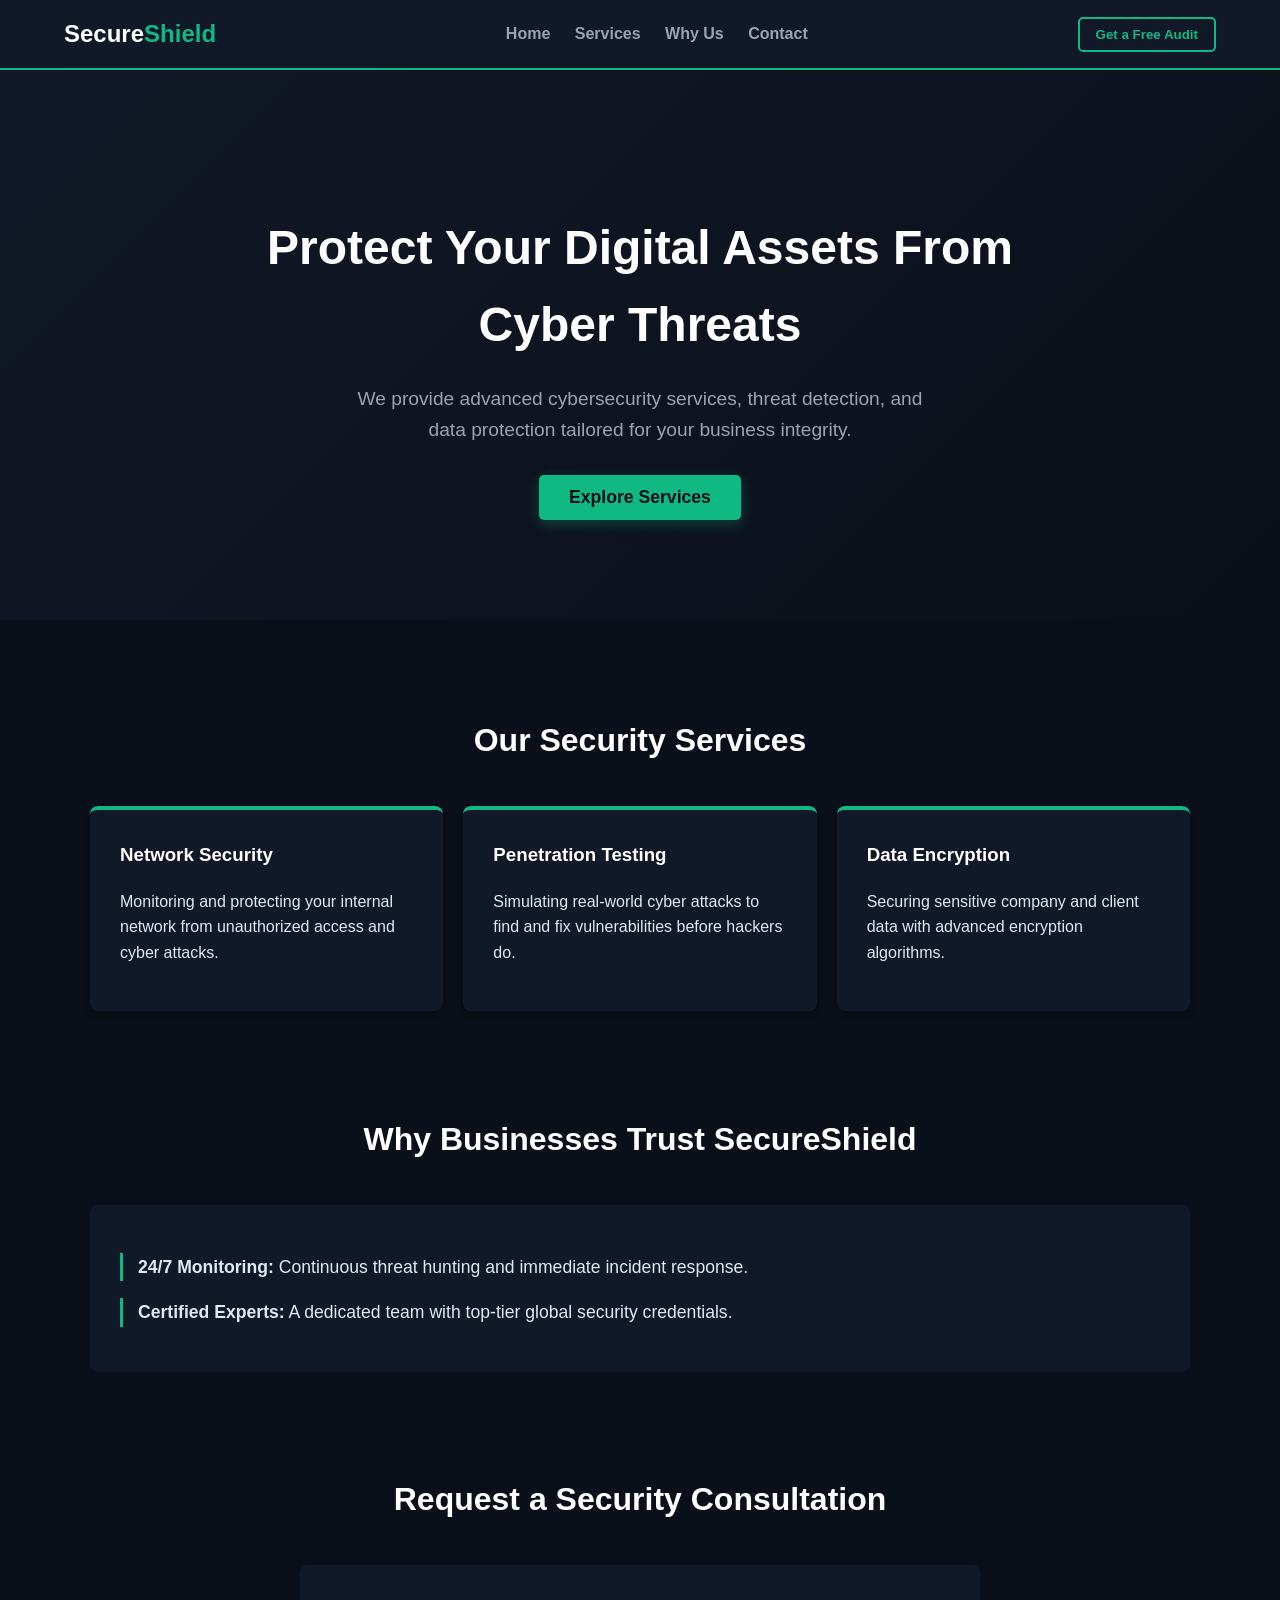
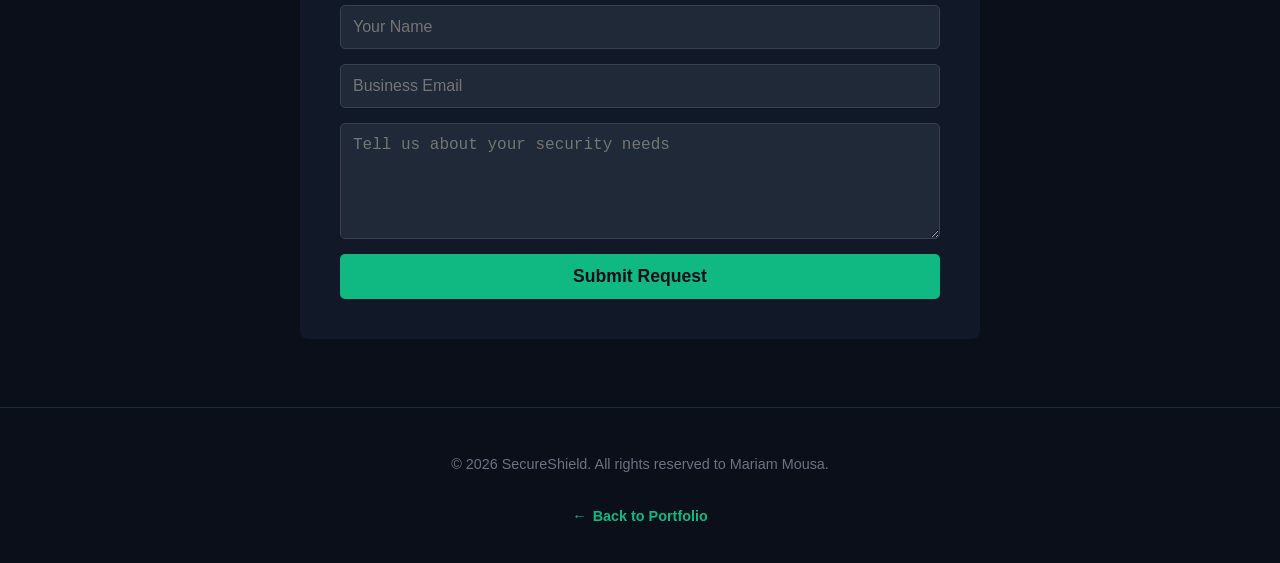
<file: index.html>
<!DOCTYPE html>
<html lang="en">
<head>
    <meta charset="UTF-8">
    <meta name="viewport" content="width=device-width, initial-scale=1.0">
    <title>SecureShield | Cybersecurity Solutions</title>
    <link rel="stylesheet" href="cyber.css">
</head>
<body>

    <header>
        <div class="logo">Secure<span>Shield</span></div>
        <nav>
            <a href="#hero">Home</a>
            <a href="#services">Services</a>
            <a href="#why-us">Why Us</a>
            <a href="#contact">Contact</a>
        </nav>
        <button class="btn-nav">Get a Free Audit</button>
    </header>

    <section id="hero">
        <div class="hero-text">
            <h1>Protect Your Digital Assets From Cyber Threats</h1>
            <p>We provide advanced cybersecurity services, threat detection, and data protection tailored for your business integrity.</p>
            <button class="btn-main">Explore Services</button>
        </div>
    </section>
    
    <section id="services">
        <h2>Our Security Services</h2>
        <div class="services-grid">
            <div class="service-card">
                <h3>Network Security</h3>
                <p>Monitoring and protecting your internal network from unauthorized access and cyber attacks.</p>
            </div>
            <div class="service-card">
                <h3>Penetration Testing</h3>
                <p>Simulating real-world cyber attacks to find and fix vulnerabilities before hackers do.</p>
            </div>
            <div class="service-card">
                <h3>Data Encryption</h3>
                <p>Securing sensitive company and client data with advanced encryption algorithms.</p>
            </div>
        </div>
    </section>

    <section id="why-us">
        <h2>Why Businesses Trust SecureShield</h2>
        <div class="features">
            <p><strong>24/7 Monitoring:</strong> Continuous threat hunting and immediate incident response.</p>
            <p><strong>Certified Experts:</strong> A dedicated team with top-tier global security credentials.</p>
        </div>
    </section>

    <section id="contact">
        <h2>Request a Security Consultation</h2>
        <form>
            <input type="text" placeholder="Your Name" required>
            <input type="email" placeholder="Business Email" required>
            <textarea placeholder="Tell us about your security needs" rows="5" required></textarea>
            <button type="submit">Submit Request</button>
        </form>
    </section>

    <footer>
        <p>&copy; 2026 SecureShield. All rights reserved to Mariam Mousa.</p>
          <a href="https://mariam-mousa223.github.io/Portfolio/" class="back-link">Back to Portfolio</a>

    </footer>

</body>
</html>
</file>
<file: cyber.css>
body {
    margin: 0;
    padding: 0;
    font-family: 'Segoe UI', Tahoma, Geneva, Verdana, sans-serif;
    background-color: #0b0f19;
    color: #e2e8f0;
    line-height: 1.6;
}

header {
    background-color: #111827;
    padding: 15px 5%;
    display: flex;
    justify-content: space-between;
    align-items: center;
    border-bottom: 2px solid #10b981;
    position: sticky;
    top: 0;
    z-index: 100;
}

.logo {
    font-size: 1.5rem;
    font-weight: 700;
    color: #ffffff;
}

.logo span {
    color: #10b981;
}

nav a {
    color: #9ca3af;
    text-decoration: none;
    margin-left: 20px;
    font-weight: 600;
    transition: color 0.3s;
}

nav a:hover {
    color: #10b981;
}

.btn-nav {
    background: transparent;
    border: 2px solid #10b981;
    color: #10b981;
    padding: 8px 16px;
    border-radius: 5px;
    cursor: pointer;
    font-weight: 600;
    transition: all 0.3s;
}

.btn-nav:hover {
    background: #10b981;
    color: #0b0f19;
}

#hero {
    background: linear-gradient(135deg, #111827, #0b0f19);
    padding: 100px 5%;
    text-align: center;
}

#hero h1 {
    font-size: 3rem;
    color: #ffffff;
    margin-bottom: 20px;
    max-width: 800px;
    margin-left: auto;
    margin-right: auto;
}

#hero p {
    font-size: 1.2rem;
    color: #9ca3af;
    max-width: 600px;
    margin: 0 auto 30px auto;
}

.btn-main {
    background: #10b981;
    color: #0b0f19;
    border: none;
    padding: 12px 30px;
    font-size: 1.1rem;
    border-radius: 5px;
    cursor: pointer;
    font-weight: 700;
    box-shadow: 0 4px 14px rgba(16, 185, 129, 0.3);
    transition: transform 0.3s;
}

.btn-main:hover {
    transform: translateY(-3px);
}

#services, #why-us, #contact {
    padding: 8px 5%;
    max-width: 1100px;
    margin: 60px auto;
}

section h2 {
    text-align: center;
    font-size: 2rem;
    color: #ffffff;
    margin-bottom: 40px;
}

.services-grid {
    display: flex;
    gap: 20px;
    flex-wrap: wrap;
}

.service-card {
    flex: 1;
    min-width: 280px;
    background-color: #111827;
    padding: 30px;
    border-radius: 8px;
    border-top: 4px solid #10b981;
    box-shadow: 0 4px 6px rgba(0, 0, 0, 0.2);
    transition: transform 0.3s;
}

.service-card:hover {
    transform: translateY(-5px);
}

.service-card h3 {
    color: #ffffff;
    margin-top: 0;
}

.features {
    background-color: #111827;
    padding: 30px;
    border-radius: 8px;
}

.features p {
    font-size: 1.1rem;
    margin-bottom: 15px;
    border-left: 3px solid #10b981;
    padding-left: 15px;
}

form {
    background-color: #111827;
    padding: 40px;
    border-radius: 8px;
    max-width: 600px;
    margin: 0 auto;
    display: flex;
    flex-direction: column;
    gap: 15px;
}

form input, form textarea {
    background-color: #1f2937;
    border: 1px solid #374151;
    color: #ffffff;
    padding: 12px;
    border-radius: 5px;
    font-size: 1rem;
}

form input:focus, form textarea:focus {
    outline: none;
    border-color: #10b981;
}

form button {
    background: #10b981;
    color: #0b0f19;
    border: none;
    padding: 12px;
    font-size: 1.1rem;
    font-weight: 700;
    border-radius: 5px;
    cursor: pointer;
    transition: background 0.3s;
}

form button:hover {
    background: #059669;
}

footer {
    text-align: center;
    padding: 30px;
    background-color: #0b0f19;
    color: #6b7280;
    font-size: 0.9rem;
    border-top: 1px solid #1f2937;
}

.back-link {
    display: inline-block;
    margin-top: 15px;
    color: #10b981;
    text-decoration: none;
    font-weight: 600;
}

.back-link:hover {
    text-decoration: underline;
}

.back-link {
    display: inline-block;
    margin-top: 15px;
    margin-left: 0px;
    color: #10b981;
    text-decoration: none;
    font-weight: 600;
    
}

.back-link:hover {
    text-decoration: underline;
}
.back-link::before {
  content: "← "; 
  margin-right: 6px; 
  display: inline-block;
  transition: transform 0.2s ease; 
}


.back-link:hover::before {
  transform: translateX(-4px); 
}
</file>
